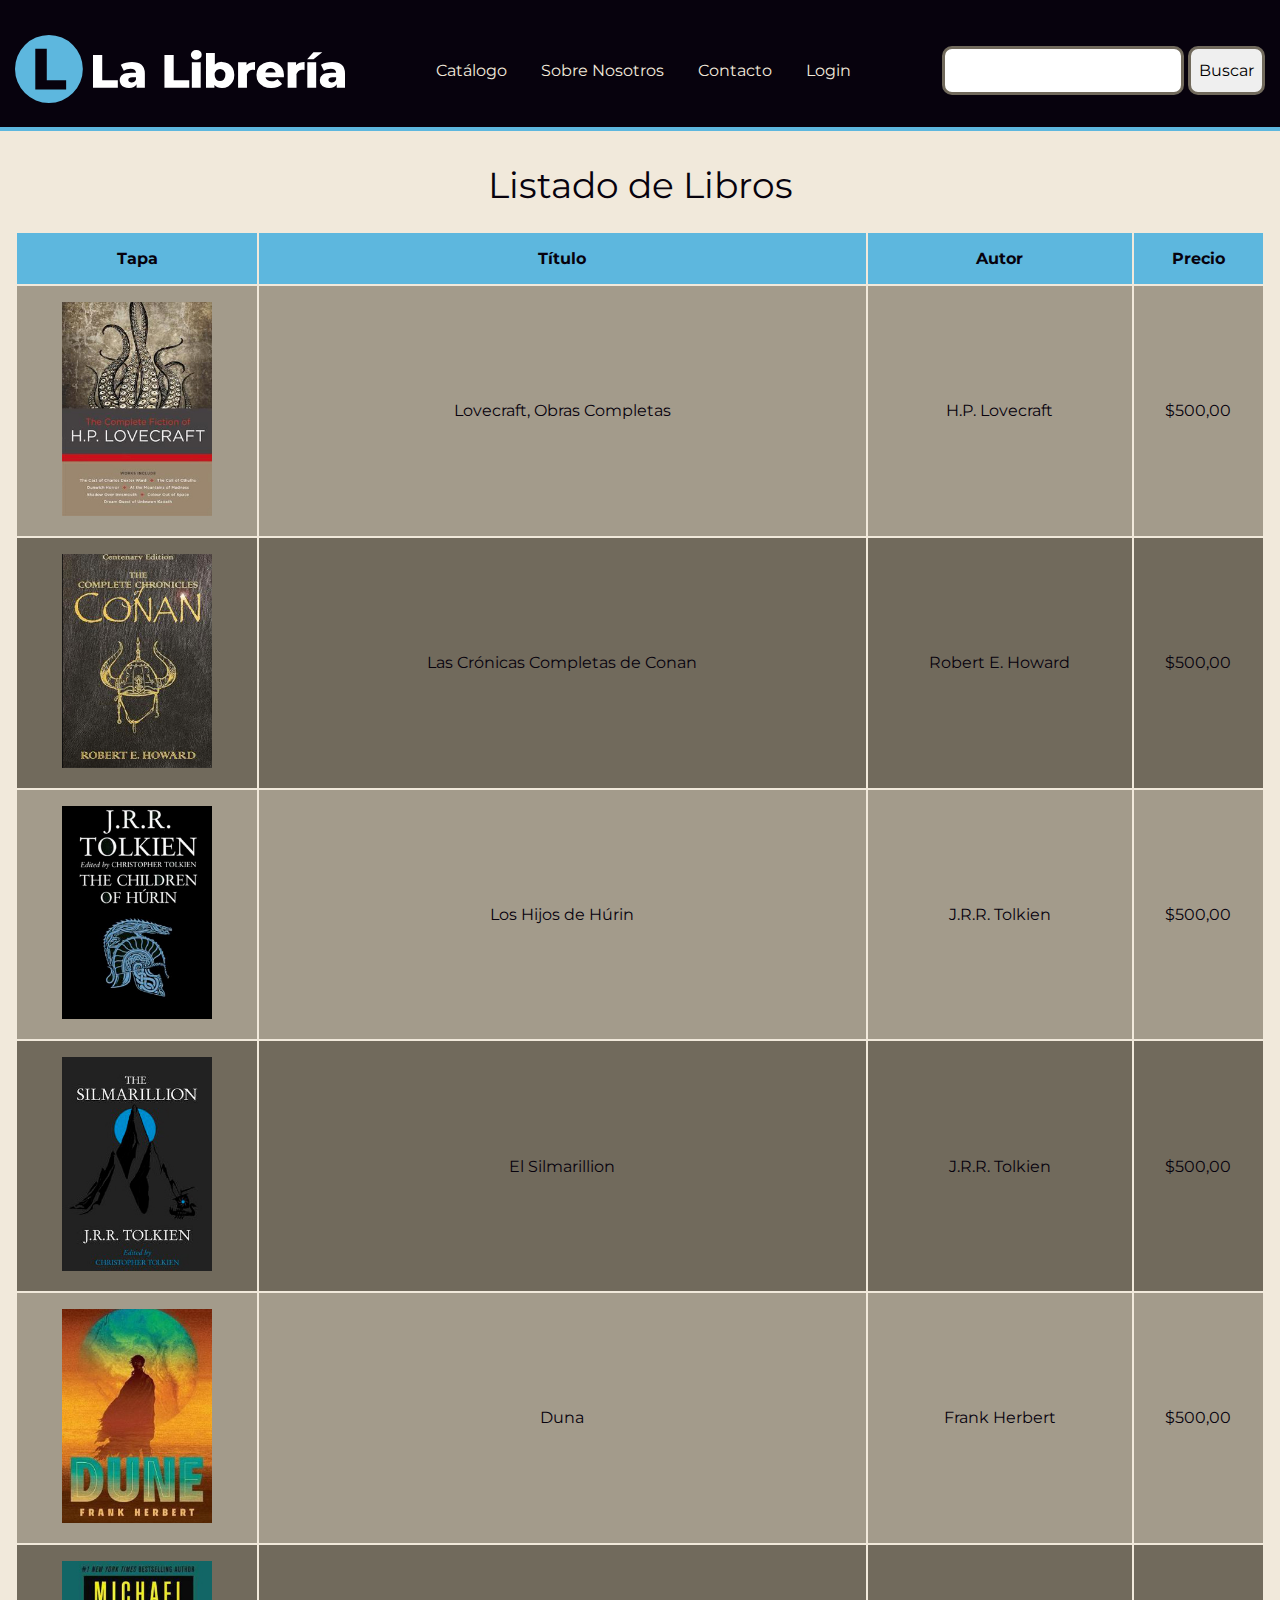
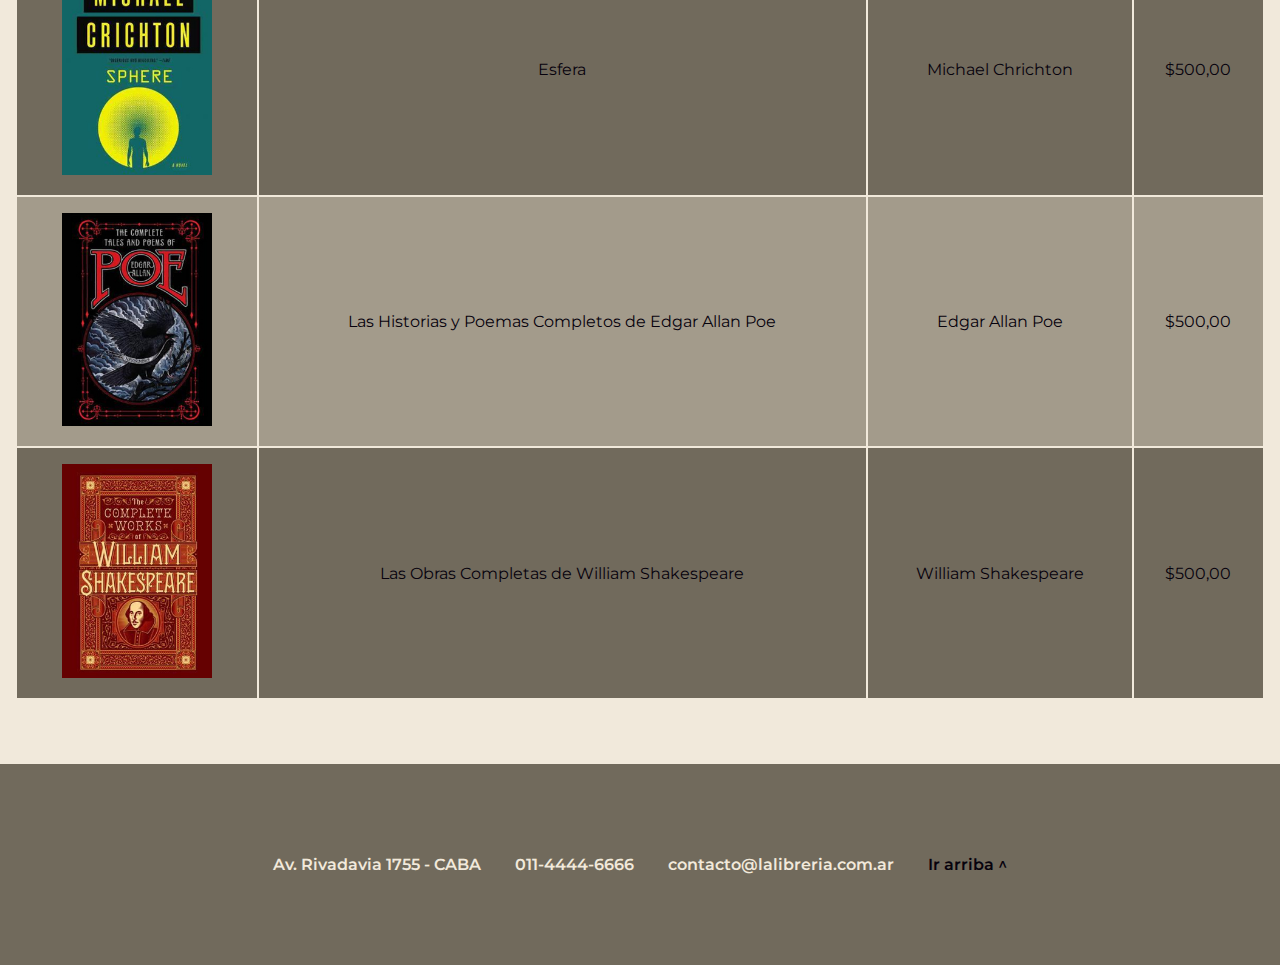
<file: catalogo.html>
<!DOCTYPE html>
<html lang="es">
<head>
    <meta charset="UTF-8">
    <meta http-equiv="X-UA-Compatible" content="IE=edge">
    <meta name="viewport" content="width=device-width, initial-scale=1.0">
    <title>Catálogo</title>
    <link rel="stylesheet" href="css/estilos.css">
    <!-- Google Tag Manager -->
    <script>(function(w,d,s,l,i){w[l]=w[l]||[];w[l].push({'gtm.start':
        new Date().getTime(),event:'gtm.js'});var f=d.getElementsByTagName(s)[0],
        j=d.createElement(s),dl=l!='dataLayer'?'&l='+l:'';j.async=true;j.src=
        'https://www.googletagmanager.com/gtm.js?id='+i+dl;f.parentNode.insertBefore(j,f);
        })(window,document,'script','dataLayer','GTM-N64293K');</script>
        <!-- End Google Tag Manager -->
    </head>
    <body>
    <!-- Google Tag Manager (noscript) -->
    <noscript><iframe src="https://www.googletagmanager.com/ns.html?id=GTM-N64293K" height="0" width="0" style="display:none;visibility:hidden"></iframe></noscript>
    <!-- End Google Tag Manager (noscript) -->
    <header id="header">
        <div class="contenedor-header">
            <a href="index.html"><img src="img/logo.svg" alt="La Librería | Libros Fantásticos"></a>
            <nav>
                <ul>
                    <li><a class="nav" id="catalogo" href="catalogo.html">Catálogo</a></li>
                    <li><a class="nav" id="sobre_nosotros" href="sobrenosotros.html">Sobre Nosotros</a></li>
                    <li><a class="nav" id="contacto" href="contacto.html">Contacto</a></li>
                    <li><a class="nav" id="login" href="login.html">Login</a></li>
                </ul>
            </nav>
            <form action="" class="busqueda">
                <label for="buscar" class="sr-only">Ingresar término de búsqueda</label>
                <input type="text" name="buscar" aria-label="Ingresar término de búsqueda">
                <button name="submit">Buscar</button>
            </form>
        </div>
    </header>

    <main role="main">
        <section class="catalogo">
            <!-- Título de la tabla-->
            <h1>Listado de Libros</h1>
            <!-- La Tabla -->
            <table>
                <!-- Primera fila y encabezado-->
                <tr>
                    <th>Tapa</th>
                    <th>Título</th>
                    <th>Autor</th>
                    <th>Precio</th>
                </tr>

                <tr>
                    <td>
                        <img src="img/01.jpg" alt="Lovecraft, Obras completas">
                    </td>
                    <td>
                        Lovecraft, Obras Completas
                    </td>
                    <td>
                        H.P. Lovecraft
                    </td>
                    <td>
                        $500,00
                    </td>
                </tr>

                <tr>
                    <td>
                        <img src="img/02.jpg" alt="Las Crónicas Completas de Conan">
                    </td>
                    <td>
                        Las Crónicas Completas de Conan
                    </td>
                    <td>
                        Robert E. Howard
                    </td>
                    <td>
                        $500,00
                    </td>
                </tr>

                <tr>
                    <td>
                        <img src="img/03.jpg" alt="Los Hijos de Húrin">
                    </td>
                    <td>
                        Los Hijos de Húrin
                    </td>
                    <td>
                        J.R.R. Tolkien
                    </td>
                    <td>
                        $500,00
                    </td>
                </tr>

                <tr>
                    <td>
                        <img src="img/04.jpg" alt="El Silmarillion">
                    </td>
                    <td>
                        El Silmarillion
                    </td>
                    <td>
                        J.R.R. Tolkien
                    </td>
                    <td>
                        $500,00
                    </td>
                </tr>

                <tr>
                    <td>
                        <img src="img/05.jpg" alt="Duna">
                    </td>
                    <td>
                        Duna
                    </td>
                    <td>
                        Frank Herbert
                    </td>
                    <td>
                        $500,00
                    </td>
                </tr>

                <tr>
                    <td>
                        <img src="img/06.jpg" alt="Duna">
                    </td>
                    <td>
                        Esfera
                    </td>
                    <td>
                        Michael Chrichton
                    </td>
                    <td>
                        $500,00
                    </td>
                </tr>

                <tr>
                    <td>
                        <img src="img/07.jpg" alt="Duna">
                    </td>
                    <td>
                        Las Historias y Poemas Completos de Edgar Allan Poe
                    </td>
                    <td>
                        Edgar Allan Poe
                    </td>
                    <td>
                        $500,00
                    </td>
                </tr>

                <tr>
                    <td>
                        <img src="img/08.jpg" alt="Duna">
                    </td>
                    <td>
                        Las Obras Completas de William Shakespeare
                    </td>
                    <td>
                        William Shakespeare
                    </td>
                    <td>
                        $500,00
                    </td>
                </tr>
            </table>
        </section>
    </main>

    <footer>
        <ul>
            <li>Av. Rivadavia 1755 - CABA</li>
            <li>011-4444-6666</li>
            <li>contacto@lalibreria.com.ar</li>
            <li><a class="footer" href="#header">Ir arriba ^</a></li>
        </ul>
    </footer>
</body>
</html>
</file>
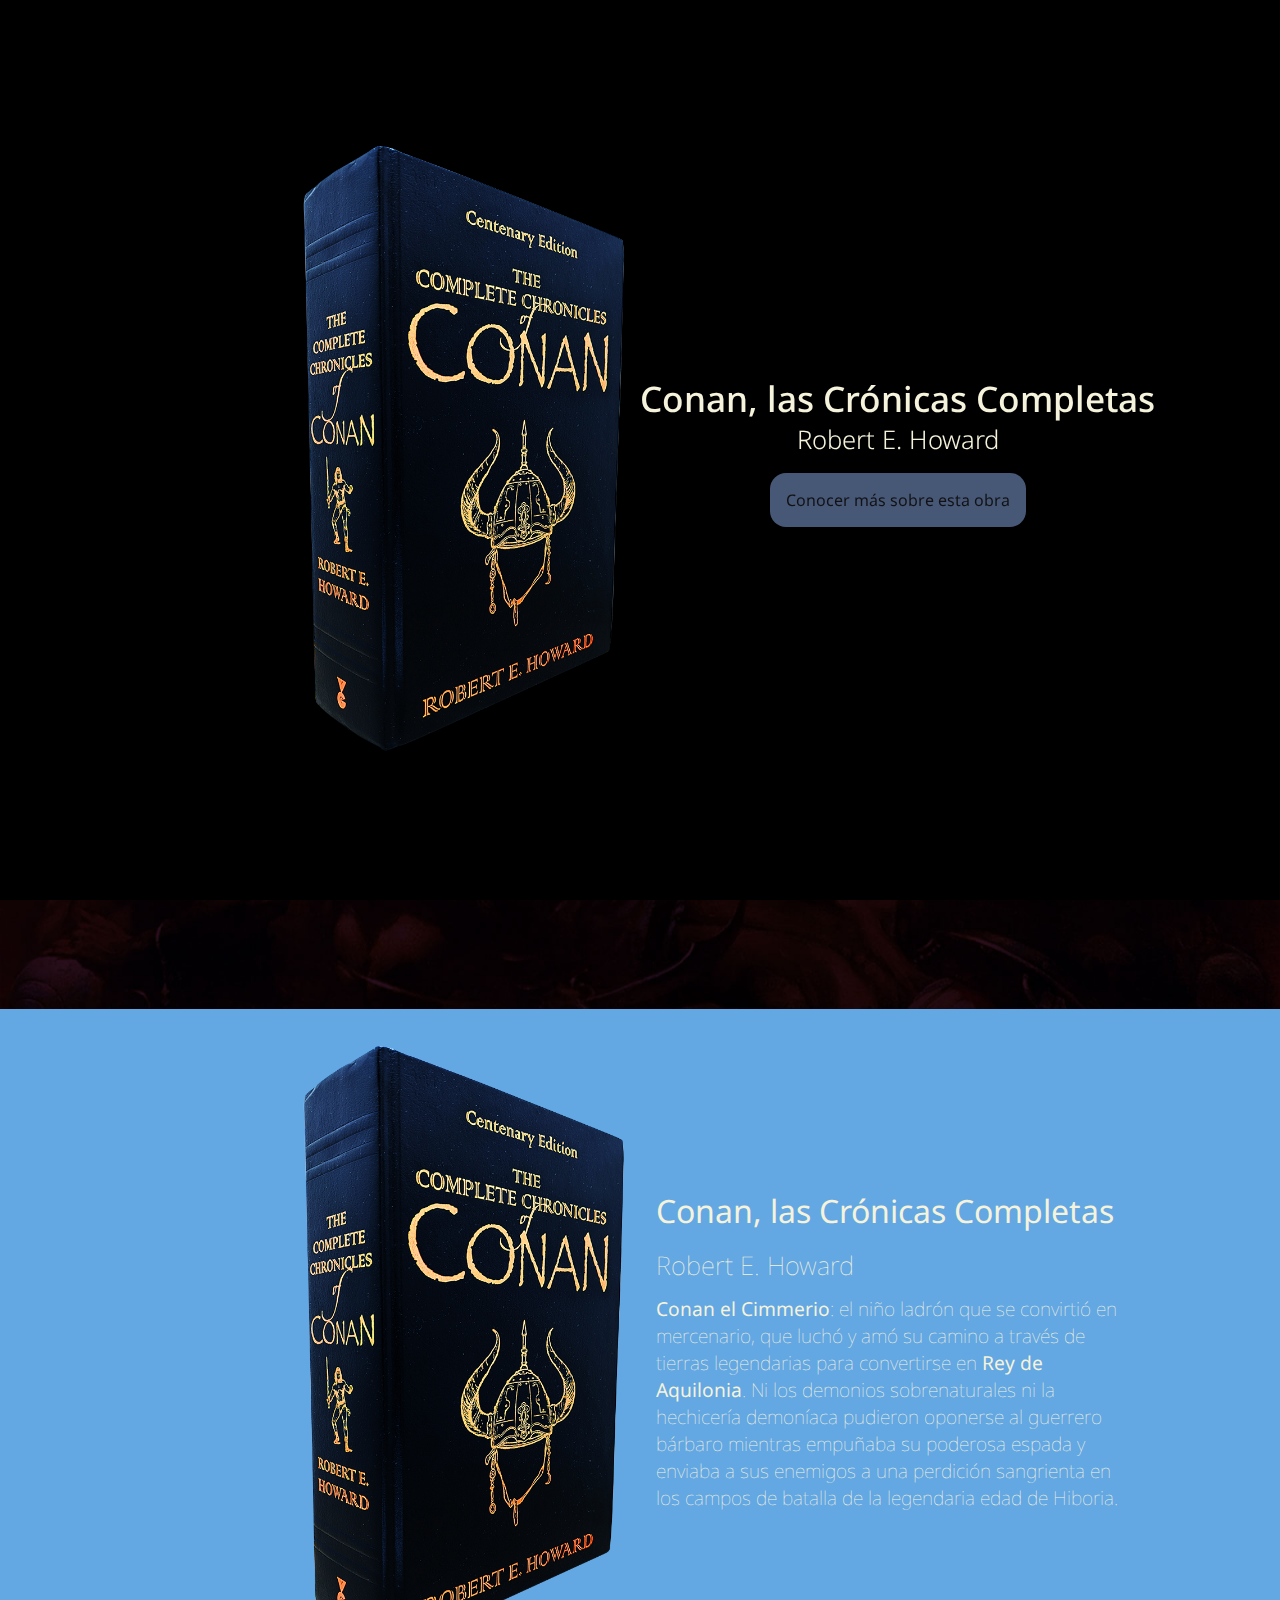
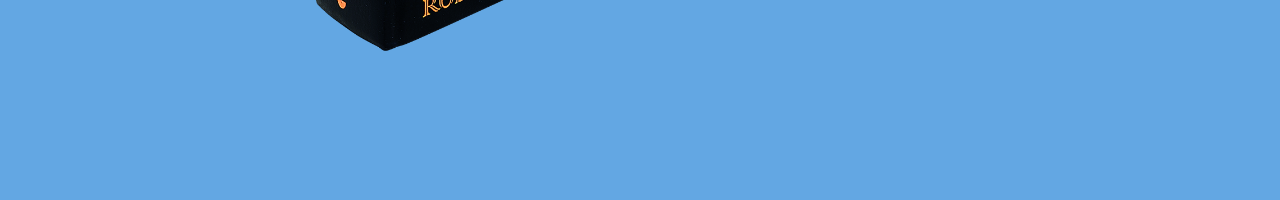
<file: conan.html>
<!DOCTYPE html>
<html lang="es">
<head>
    <meta charset="UTF-8">
    <meta http-equiv="X-UA-Compatible" content="IE=edge">
    <meta name="viewport" content="width=device-width, initial-scale=1.0">
    <title>La Libreria | Las Crónicas Completas de Conan</title>
    <link rel="stylesheet" href="css/conan.css">
    <!-- Google Tag Manager -->
    <script>(function(w,d,s,l,i){w[l]=w[l]||[];w[l].push({'gtm.start':
        new Date().getTime(),event:'gtm.js'});var f=d.getElementsByTagName(s)[0],
        j=d.createElement(s),dl=l!='dataLayer'?'&l='+l:'';j.async=true;j.src=
        'https://www.googletagmanager.com/gtm.js?id='+i+dl;f.parentNode.insertBefore(j,f);
        })(window,document,'script','dataLayer','GTM-N64293K');</script>
        <!-- End Google Tag Manager -->
    </head>
    <body>
        <!-- Google Tag Manager (noscript) -->
        <noscript><iframe src="https://www.googletagmanager.com/ns.html?id=GTM-N64293K"
        height="0" width="0" style="display:none;visibility:hidden"></iframe></noscript>
        <!-- End Google Tag Manager (noscript) -->
    <section id="presentacion">
        <video class="fondo" muted autoplay loop>
            <source src="media/fondo.mp4" type="video/mp4">
        </video>

        <div class="info">
            <img src="img/conan_complete.png" alt="Conan">
            <article>
                <h1>Conan, las Crónicas Completas</h1>
                <h2>Robert E. Howard</h2>
                <a href="#vermas">Conocer más sobre esta obra</a>
            </article>
        </div>
    </section>

    <section id="vermas">
        <img src="img/conan_complete.png" alt="Conan">
        <article>
            <h1>Conan, las Crónicas Completas</h1>
            <h2>Robert E. Howard</h2>
            <p><strong>Conan el Cimmerio</strong>: el niño ladrón que se convirtió en mercenario, que luchó y amó su camino a través de tierras legendarias para convertirse en <strong>Rey de Aquilonia</strong>. Ni los demonios sobrenaturales ni la hechicería demoníaca pudieron oponerse al guerrero bárbaro mientras empuñaba su poderosa espada y enviaba a sus enemigos a una perdición sangrienta en los campos de batalla de la legendaria edad de Hiboria.</p>
        </article>
    </section>
</body>
</html>
</file>
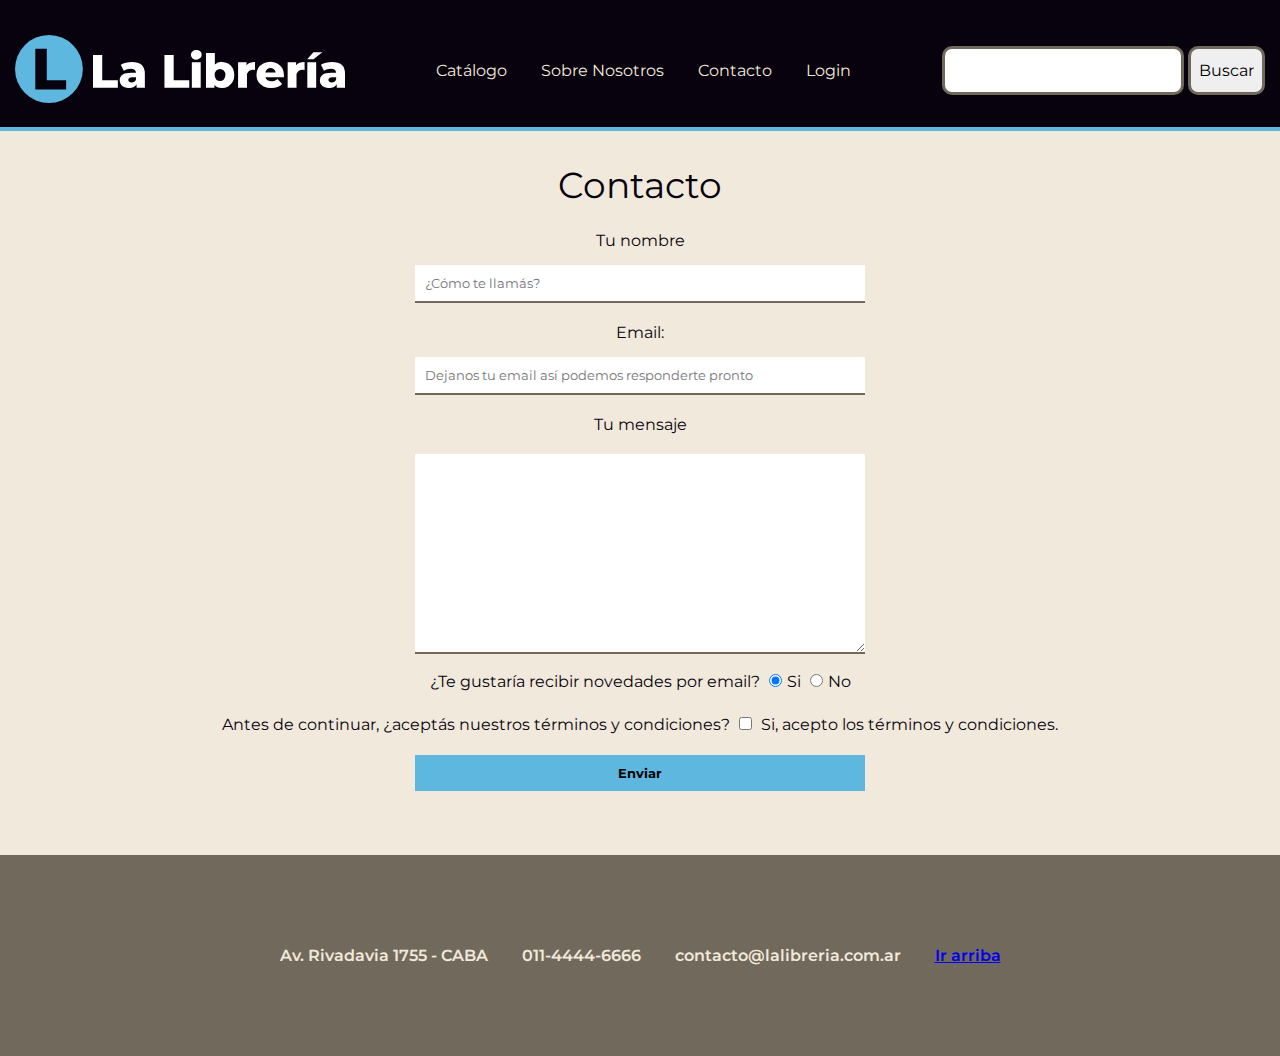
<file: contacto.html>
<!DOCTYPE html>
<html lang="es">
<head>
    <meta charset="UTF-8">
    <meta http-equiv="X-UA-Compatible" content="IE=edge">
    <meta name="viewport" content="width=device-width, initial-scale=1.0">
    <title>Envianos un mensaje</title>
    <link rel="stylesheet" href="css/estilos.css">
    <!-- Google Tag Manager -->
    <script>(function(w,d,s,l,i){w[l]=w[l]||[];w[l].push({'gtm.start':
        new Date().getTime(),event:'gtm.js'});var f=d.getElementsByTagName(s)[0],
        j=d.createElement(s),dl=l!='dataLayer'?'&l='+l:'';j.async=true;j.src=
        'https://www.googletagmanager.com/gtm.js?id='+i+dl;f.parentNode.insertBefore(j,f);
        })(window,document,'script','dataLayer','GTM-N64293K');</script>
        <!-- End Google Tag Manager -->
    </head>
    <body>
    <!-- Google Tag Manager (noscript) -->
    <noscript><iframe src="https://www.googletagmanager.com/ns.html?id=GTM-N64293K" height="0" width="0" style="display:none;visibility:hidden"></iframe></noscript>
    <!-- End Google Tag Manager (noscript) -->
    <header id="header">
        <div class="contenedor-header">
            <a href="index.html"><img src="img/logo.svg" alt="La Librería | Libros Fantásticos"></a>
            <nav>
                <ul>
                    <li><a class="nav" id="catalogo" href="catalogo.html">Catálogo</a></li>
                    <li><a class="nav" id="sobre_nosotros" href="sobrenosotros.html">Sobre Nosotros</a></li>
                    <li><a class="nav" id="contacto" href="contacto.html">Contacto</a></li>
                    <li><a class="nav" id="login" href="login.html">Login</a></li>
                </ul>
            </nav>
            <form action="" class="busqueda">
                <label for="buscar" class="sr-only">Ingresar término de búsqueda</label>
                <input type="text" name="buscar" aria-label="Ingresar término de búsqueda">
                <button name="submit">Buscar</button>
            </form>
        </div>
    </header>
    <main role="main">
        <section>
            <h1>Contacto</h1>
            <form class="formulario" action="exito.html" method="GET" enctype="multipart/form-data">
                <label>Tu nombre
                    <input type="text" id="nombre" name="nombre" placeholder="¿Cómo te llamás?">
                </label>
                <label>Email:
                    <input type="email" name="email" placeholder="Dejanos tu email así podemos responderte pronto">
                </label>
                <label>Tu mensaje</label>
                <textarea name="mensaje" id="mensaje"></textarea>
                <label>
                    ¿Te gustaría recibir novedades por email?
                    <input class="opciones" type="radio" name="newsletter" value="si" checked>Si
                    <input class="opciones" type="radio" name="newsletter" value="no">No
                </label>
                <label>
                    Antes de continuar, ¿aceptás nuestros términos y condiciones? <input class="opciones" type="checkbox" name="acepta" value="acepta" required> Si, acepto los términos y condiciones.
                </label>
                <label for="enviar" class="sr-only">Enviar mensaje</label>
                <input class="submit" type="submit" id="enviar" value="Enviar">
            </form>
        </section>
    </main>
    <footer>
        <ul>
            <li>Av. Rivadavia 1755 - CABA</li>
            <li>011-4444-6666</li>
            <li>contacto@lalibreria.com.ar</li>
            <li><a href="#header">Ir arriba</a></li>
        </ul>
    </footer>
</body>
</html>
</file>
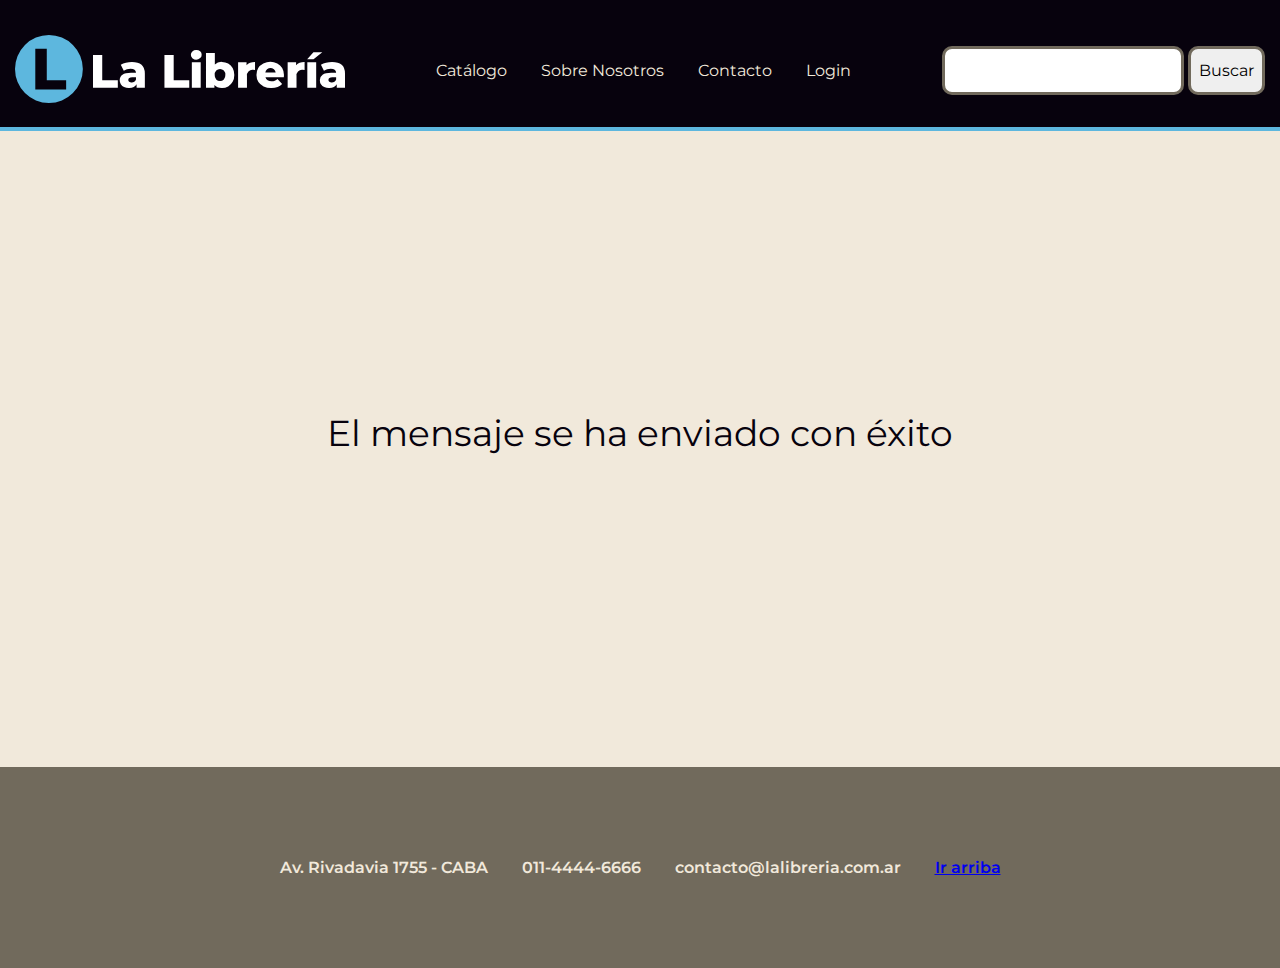
<file: exito.html>
<!DOCTYPE html>
<html lang="es">
<head>
    <meta charset="UTF-8">
    <meta http-equiv="X-UA-Compatible" content="IE=edge">
    <meta name="viewport" content="width=device-width, initial-scale=1.0">
    <title>Mensaje enviado con éxito</title>
    <link rel="stylesheet" href="css/estilos.css">
    <!-- Google Tag Manager -->
    <script>(function(w,d,s,l,i){w[l]=w[l]||[];w[l].push({'gtm.start':
        new Date().getTime(),event:'gtm.js'});var f=d.getElementsByTagName(s)[0],
        j=d.createElement(s),dl=l!='dataLayer'?'&l='+l:'';j.async=true;j.src=
        'https://www.googletagmanager.com/gtm.js?id='+i+dl;f.parentNode.insertBefore(j,f);
        })(window,document,'script','dataLayer','GTM-N64293K');</script>
        <!-- End Google Tag Manager -->
    </head>
    <body>
    <!-- Google Tag Manager (noscript) -->
    <noscript><iframe src="https://www.googletagmanager.com/ns.html?id=GTM-N64293K" height="0" width="0" style="display:none;visibility:hidden"></iframe></noscript>
    <!-- End Google Tag Manager (noscript) -->
    <header id="header">
        <div class="contenedor-header">
            <a href="index.html"><img src="img/logo.svg" alt="La Librería | Libros Fantásticos"></a>
            <nav>
                <ul>
                    <li><a class="nav" id="catalogo" href="catalogo.html">Catálogo</a></li>
                    <li><a class="nav" id="sobre_nosotros" href="sobrenosotros.html">Sobre Nosotros</a></li>
                    <li><a class="nav" id="contacto" href="contacto.html">Contacto</a></li>
                    <li><a class="nav" id="login" href="login.html">Login</a></li>
                </ul>
            </nav>
            <form action="" class="busqueda">
                <label for="buscar" class="sr-only">Ingresar término de búsqueda</label>
                <input type="text" name="buscar" aria-label="Ingresar término de búsqueda">
                <button name="submit">Buscar</button>
            </form>
        </div>
    </header>
    <main role="main">
        <section id="exito">
            <h1>El mensaje se ha enviado con éxito</h1>
        </section>
    </main>
    <footer>
        <ul>
            <li>Av. Rivadavia 1755 - CABA</li>
            <li>011-4444-6666</li>
            <li>contacto@lalibreria.com.ar</li>
            <li><a href="#header">Ir arriba</a></li>
        </ul>
    </footer>
</body>
</html>
</file>
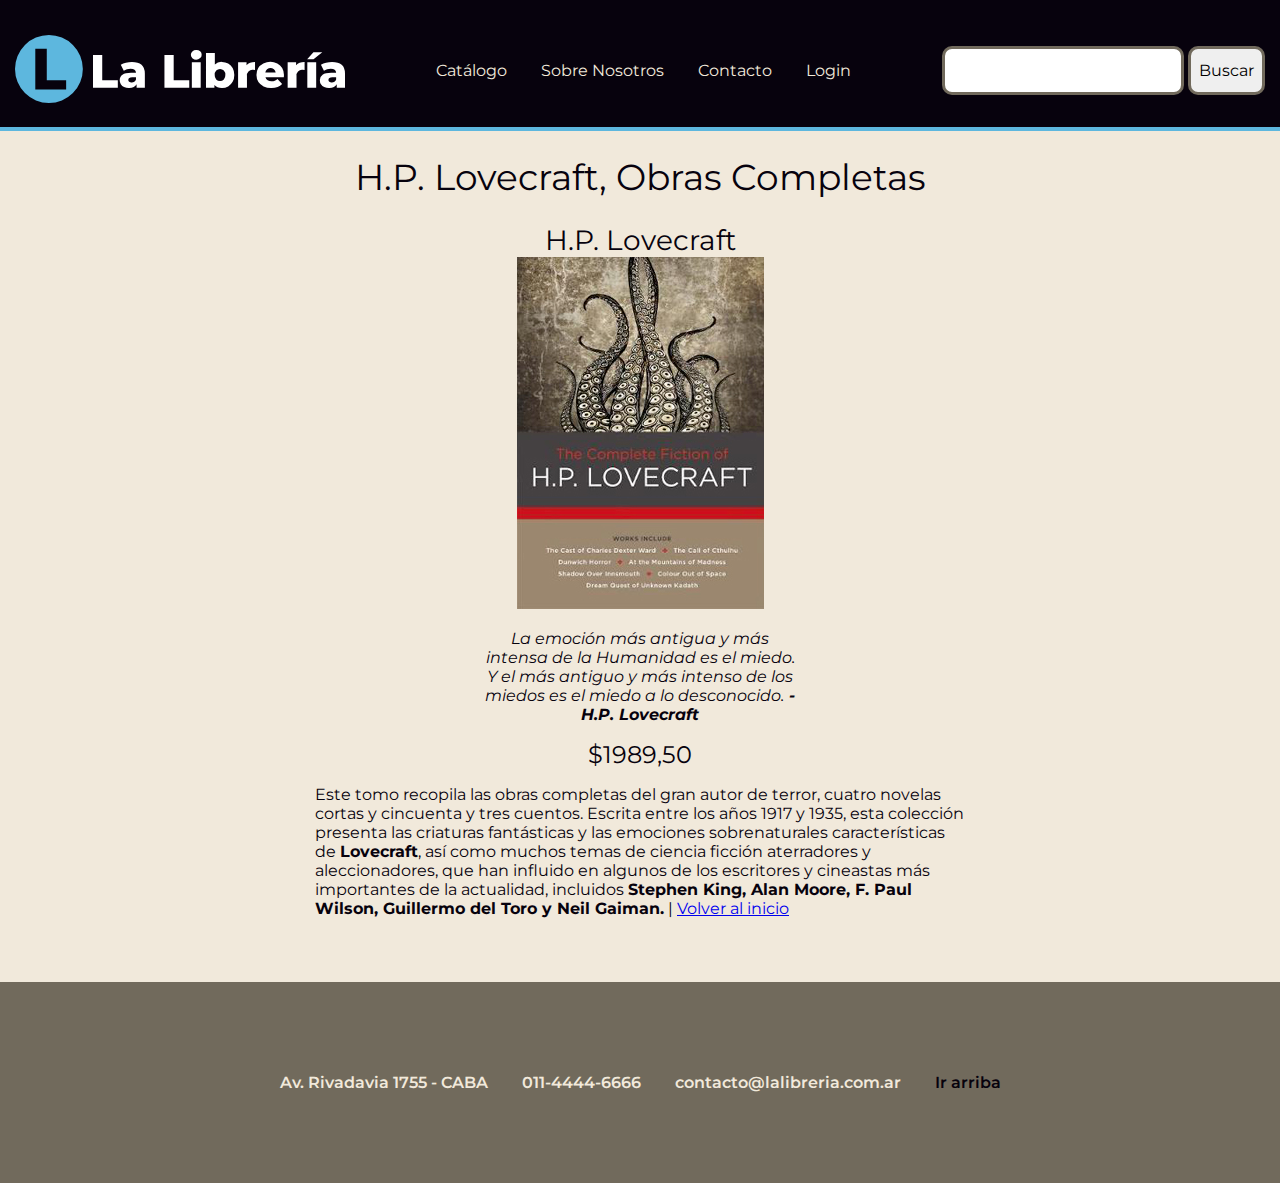
<file: libro1.html>
<!DOCTYPE html>
<html lang="es">
<head>
    <meta charset="UTF-8">
    <meta http-equiv="X-UA-Compatible" content="IE=edge">
    <meta name="viewport" content="width=device-width, initial-scale=1.0">
    <title>H.P. Lovecraft, Obras Completas</title>
    <link rel="stylesheet" href="css/estilos.css">
    <!-- Google Tag Manager -->
    <script>(function(w,d,s,l,i){w[l]=w[l]||[];w[l].push({'gtm.start':
        new Date().getTime(),event:'gtm.js'});var f=d.getElementsByTagName(s)[0],
        j=d.createElement(s),dl=l!='dataLayer'?'&l='+l:'';j.async=true;j.src=
        'https://www.googletagmanager.com/gtm.js?id='+i+dl;f.parentNode.insertBefore(j,f);
        })(window,document,'script','dataLayer','GTM-N64293K');</script>
        <!-- End Google Tag Manager -->
    </head>
    <body>
    <!-- Google Tag Manager (noscript) -->
    <noscript><iframe src="https://www.googletagmanager.com/ns.html?id=GTM-N64293K" height="0" width="0" style="display:none;visibility:hidden"></iframe></noscript>
    <!-- End Google Tag Manager (noscript) -->
    <header id="header">
        <div class="contenedor-header">
            <a href="index.html"><img src="img/logo.svg" alt="La Librería | Libros Fantásticos"></a>
            <nav>
                <ul>
                    <li><a class="nav" id="catalogo" href="catalogo.html">Catálogo</a></li>
                    <li><a class="nav" id="sobre_nosotros" href="sobrenosotros.html">Sobre Nosotros</a></li>
                    <li><a class="nav" id="contacto" href="contacto.html">Contacto</a></li>
                    <li><a class="nav" id="login" href="login.html">Login</a></li>
                </ul>
            </nav>
            <form action="" class="busqueda">
                <label for="buscar" class="sr-only">Ingresar término de búsqueda</label>
                <input type="text" name="buscar" aria-label="Ingresar término de búsqueda">
                <button name="submit">Buscar</button>
            </form>
        </div>
    </header>

    <main role="main">
        <section id="detalleProducto">
            <h1>H.P. Lovecraft, Obras Completas</h1>
            <h2>H.P. Lovecraft</h2>
            <img src="img/01.jpg" alt="H.P. Lovecraft, Obras Completas">
            <aside>
                <p>La emoción más antigua y más intensa de la Humanidad es el miedo. Y el más antiguo y más intenso de los miedos es el miedo a lo desconocido.<strong> -H.P. Lovecraft</strong></p>
            </aside>
            <h3>$1989,50</h3>
            <p>Este tomo recopila las obras completas del gran autor de terror, cuatro novelas cortas y cincuenta y tres cuentos. Escrita entre los años 1917 y 1935, esta colección presenta las criaturas fantásticas y las emociones sobrenaturales características de <strong>Lovecraft</strong>, así como muchos temas de ciencia ficción aterradores y aleccionadores, que han influido en algunos de los escritores y cineastas más importantes de la actualidad, incluidos <strong>Stephen King, Alan Moore, F. Paul Wilson, Guillermo del Toro y Neil Gaiman.</strong> | <a href="index.html">Volver al inicio</a></p>
        </section>
    </main>

    <footer>
        <ul>
            <li>Av. Rivadavia 1755 - CABA</li>
            <li>011-4444-6666</li>
            <li>contacto@lalibreria.com.ar</li>
            <li><a class="footer" href="#header">Ir arriba</a></li>
        </ul>
    </footer>
</body>
</html>
</file>
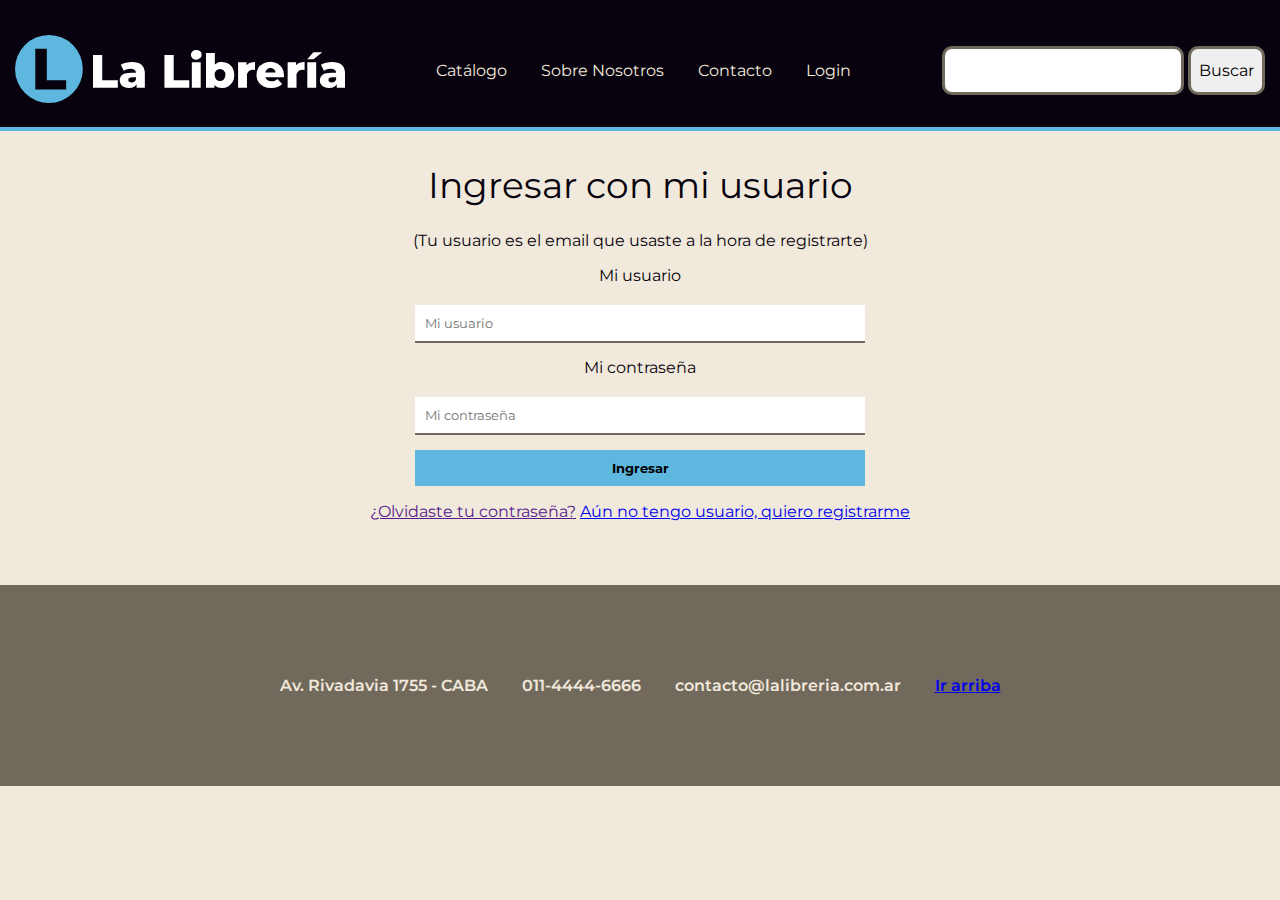
<file: login.html>
<!DOCTYPE html>
<html lang="es">
<head>
    <meta charset="UTF-8">
    <meta http-equiv="X-UA-Compatible" content="IE=edge">
    <meta name="viewport" content="width=device-width, initial-scale=1.0">
    <title>Log In | Ingresar o Registrarte</title>
    <link rel="stylesheet" href="css/estilos.css">
    <!-- Google Tag Manager -->
    <script>(function(w,d,s,l,i){w[l]=w[l]||[];w[l].push({'gtm.start':
        new Date().getTime(),event:'gtm.js'});var f=d.getElementsByTagName(s)[0],
        j=d.createElement(s),dl=l!='dataLayer'?'&l='+l:'';j.async=true;j.src=
        'https://www.googletagmanager.com/gtm.js?id='+i+dl;f.parentNode.insertBefore(j,f);
        })(window,document,'script','dataLayer','GTM-N64293K');</script>
        <!-- End Google Tag Manager -->
    </head>
    <body>
    <!-- Google Tag Manager (noscript) -->
    <noscript><iframe src="https://www.googletagmanager.com/ns.html?id=GTM-N64293K" height="0" width="0" style="display:none;visibility:hidden"></iframe></noscript>
    <!-- End Google Tag Manager (noscript) -->
    <header id="header">
        <div class="contenedor-header">
            <a href="index.html"><img src="img/logo.svg" alt="La Librería | Libros Fantásticos"></a>
            <nav>
                <ul>
                    <li><a class="nav" id="catalogo" href="catalogo.html">Catálogo</a></li>
                    <li><a class="nav" id="sobre_nosotros" href="sobrenosotros.html">Sobre Nosotros</a></li>
                    <li><a class="nav" id="contacto" href="contacto.html">Contacto</a></li>
                    <li><a class="nav" id="login" href="login.html">Login</a></li>
                </ul>
            </nav>
            <form action="" class="busqueda">
                <label for="buscar" class="sr-only">Ingresar término de búsqueda</label>
                <input type="text" name="buscar" aria-label="Ingresar término de búsqueda">
                <button name="submit">Buscar</button>
            </form>
        </div>
    </header>
    <main role="main">
        <section>
            <h1>Ingresar con mi usuario</h1>
            <p>(Tu usuario es el email que usaste a la hora de registrarte)</p>
            <form class="formulario" action="" method="POST">
                <label for="usuario">Mi usuario</label>
                <input title="Tip: Podés usar el email con el que te registraste en nuestra página." type="text" id="usuario" placeholder="Mi usuario" required>
                <label for="password">Mi contraseña</label>
                <input type="password" placeholder="Mi contraseña" required>
                <label class="sr-only" for="ingresar"></label>
                <label for="login" class="sr-only">Ingresar | Log In</label>
                <input class="submit" type="submit" value="Ingresar">
            </form>
            <ul>
                <li> <a href="">¿Olvidaste tu contraseña?</a></li>
                <li> <a href="registro.html">Aún no tengo usuario, quiero registrarme</a></li>
            </ul>
        </section>
    </main>

    <footer>
        <ul>
            <li>Av. Rivadavia 1755 - CABA</li>
            <li>011-4444-6666</li>
            <li>contacto@lalibreria.com.ar</li>
            <li><a href="#body">Ir arriba</a></li>
        </ul>
    </footer>
</body>
</html>
</file>
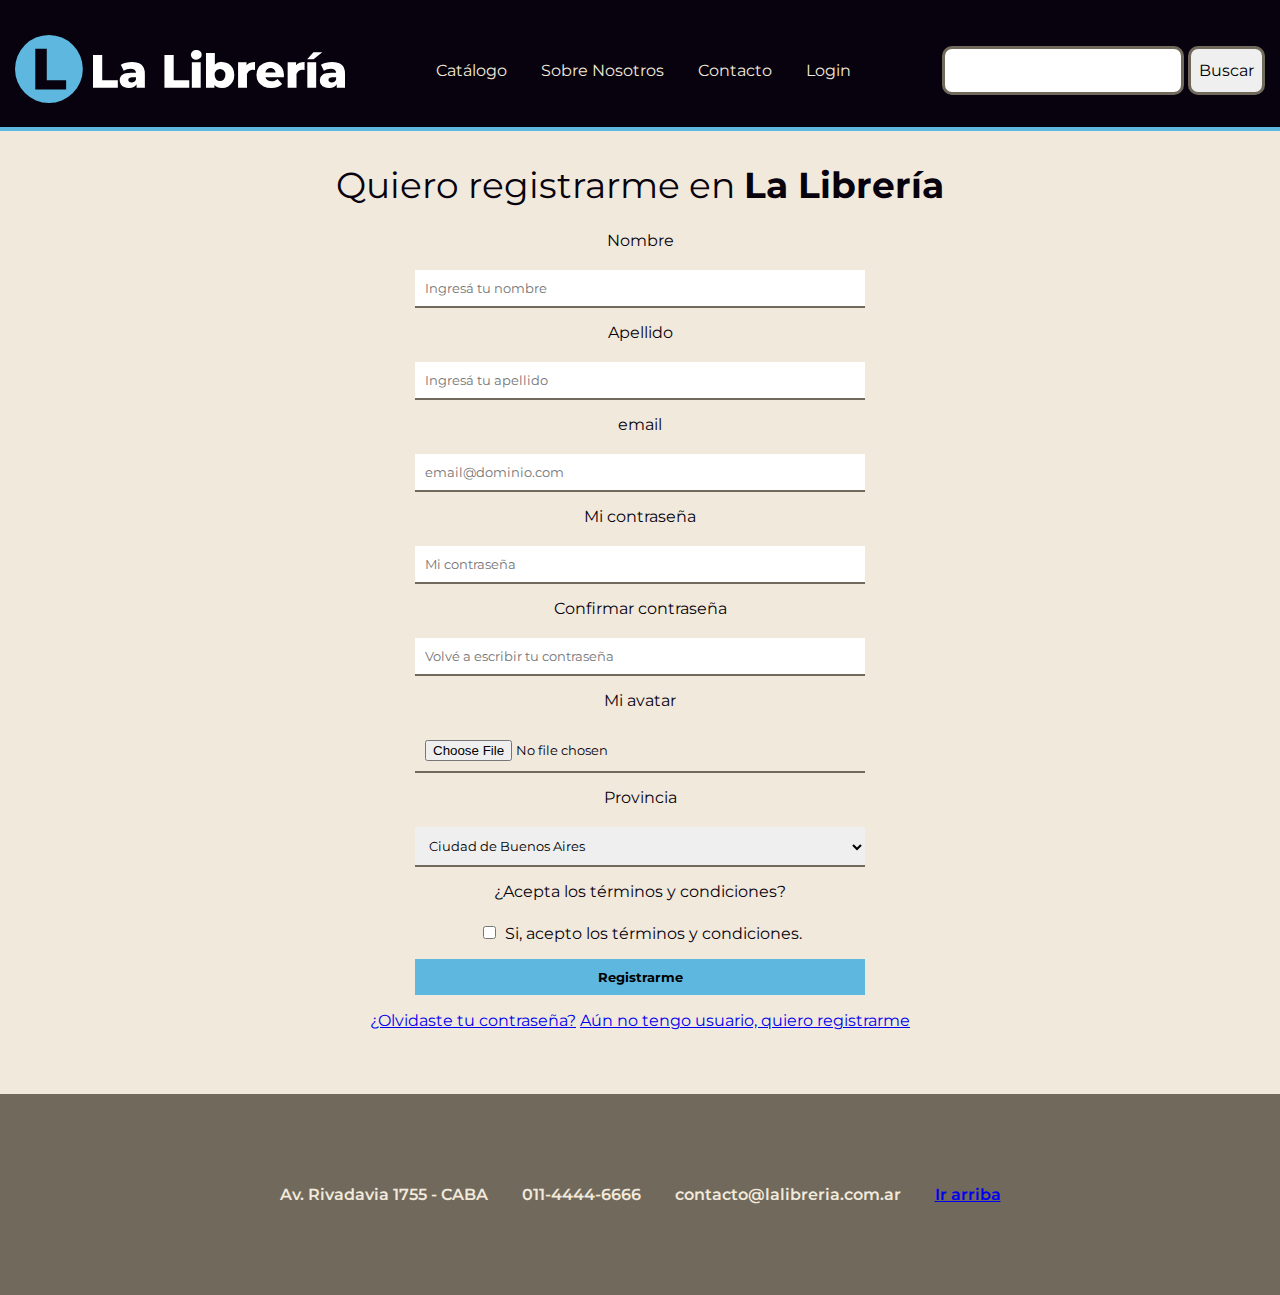
<file: registro.html>
<!DOCTYPE html>
<html lang="es">
<head>
    <meta charset="UTF-8">
    <meta http-equiv="X-UA-Compatible" content="IE=edge">
    <meta name="viewport" content="width=device-width, initial-scale=1.0">
    <title>Creación de usuario nuevo</title>
    <link rel="stylesheet" href="css/estilos.css">
    <!-- Google Tag Manager -->
    <script>(function(w,d,s,l,i){w[l]=w[l]||[];w[l].push({'gtm.start':
        new Date().getTime(),event:'gtm.js'});var f=d.getElementsByTagName(s)[0],
        j=d.createElement(s),dl=l!='dataLayer'?'&l='+l:'';j.async=true;j.src=
        'https://www.googletagmanager.com/gtm.js?id='+i+dl;f.parentNode.insertBefore(j,f);
        })(window,document,'script','dataLayer','GTM-N64293K');</script>
        <!-- End Google Tag Manager -->
    </head>
    <body>
    <!-- Google Tag Manager (noscript) -->
    <noscript><iframe src="https://www.googletagmanager.com/ns.html?id=GTM-N64293K" height="0" width="0" style="display:none;visibility:hidden"></iframe></noscript>
    <!-- End Google Tag Manager (noscript) -->
    <header id="header">
        <div class="contenedor-header">
            <a href="index.html"><img src="img/logo.svg" alt="La Librería | Libros Fantásticos"></a>
            <nav>
                <ul>
                    <li><a class="nav" id="catalogo" href="catalogo.html">Catálogo</a></li>
                    <li><a class="nav" id="sobre_nosotros" href="sobrenosotros.html">Sobre Nosotros</a></li>
                    <li><a class="nav" id="contacto" href="contacto.html">Contacto</a></li>
                    <li><a class="nav" id="login" href="login.html">Login</a></li>
                </ul>
            </nav>
            <form action="" class="busqueda">
                <label for="buscar" class="sr-only">Ingresar término de búsqueda</label>
                <input type="text" name="buscar" aria-label="Ingresar término de búsqueda">
                <button name="submit">Buscar</button>
            </form>
        </div>
    </header>
    <main role="main">
        <section>
            <h1>Quiero registrarme en <strong>La Librería</strong></h1>
            <form class="formulario" action="" method="POST" enctype="multipart/form-data">

                <label for="usuario">Nombre</label>
                <input type="text" id="nombre" name="nombre" placeholder="Ingresá tu nombre" required>
                <label for="apellido">Apellido</label>
                <input type="text" id="apellido" name="apellido" placeholder="Ingresá tu apellido">
                <label for="email">email</label>
                <input type="email" id="email" name="email" placeholder="email@dominio.com" required>
                <label for="password">Mi contraseña</label>
                <input type="password" placeholder="Mi contraseña" required>
                <label for="checkPassword">Confirmar contraseña</label>
                <input type="password" id="checkPassword" name="checkPassword" placeholder="Volvé a escribir tu contraseña" required>
                <label for="avatar">Mi avatar</label>
                <input type="file" title="Si querés, podés elegir tu foto para tu perfil" id="avatar" >
                <label for="provincia">Provincia</label>
                <select name="provincia" id="provincia">
                    <option value="Ciudad de Buenos Aires" selected="">Ciudad de Buenos Aires</option>
                    <option value="Buenos Aires">Buenos Aires</option>
                    <option value="Catamarca">Catamarca</option>
                    <option value="Chaco">Chaco</option>
                    <option value="Chubut">Chubut</option>
                    <option value="Córdoba">Córdoba</option>
                    <option value="Corrientes">Corrientes</option>
                    <option value="Entre Ríos">Entre Ríos</option>
                    <option value="Formosa">Formosa</option>
                    <option value="Jujuy">Jujuy</option>
                    <option value="La Pampa">La Pampa</option>
                    <option value="La Rioja">La Rioja</option>
                    <option value="Mendoza">Mendoza</option>
                    <option value="Misiones">Misiones</option>
                    <option value="Neuquén">Neuquén</option>
                    <option value="Río Negro">Río Negro</option>
                    <option value="Salta">Salta</option>
                    <option value="San Juan">San Juan</option>
                    <option value="San Luis">San Luis</option>
                    <option value="Santa Cruz">Santa Cruz</option>
                    <option value="Santa Fe">Santa Fe</option>
                    <option value="Santiago del Estero">Santiago del Estero</option>
                    <option value="Tierra del Fuego">Tierra del Fuego</option>
                    <option value="Tucuman">Tucuman</option>
                </select>
                <label for="terminos">¿Acepta los términos y condiciones?</label>
                <input id="terminos" name="terminos" class="opciones" type="checkbox" value="acepta" required> Si, acepto los términos y condiciones.
                <label for="registro" class="sr-only">Registrarme</label>
                <input class="submit" type="submit" id="registro" value="Registrarme">
            </form>
            <ul>
                <li> <a href="#">¿Olvidaste tu contraseña?</a></li>
                <li> <a href="registro.html">Aún no tengo usuario, quiero registrarme</a></li>
            </ul>
        </section>
    </main>

    <footer>
        <ul>
            <li>Av. Rivadavia 1755 - CABA</li>
            <li>011-4444-6666</li>
            <li>contacto@lalibreria.com.ar</li>
            <li><a href="#body">Ir arriba</a></li>
        </ul>
    </footer>
</body>
</html>
</file>
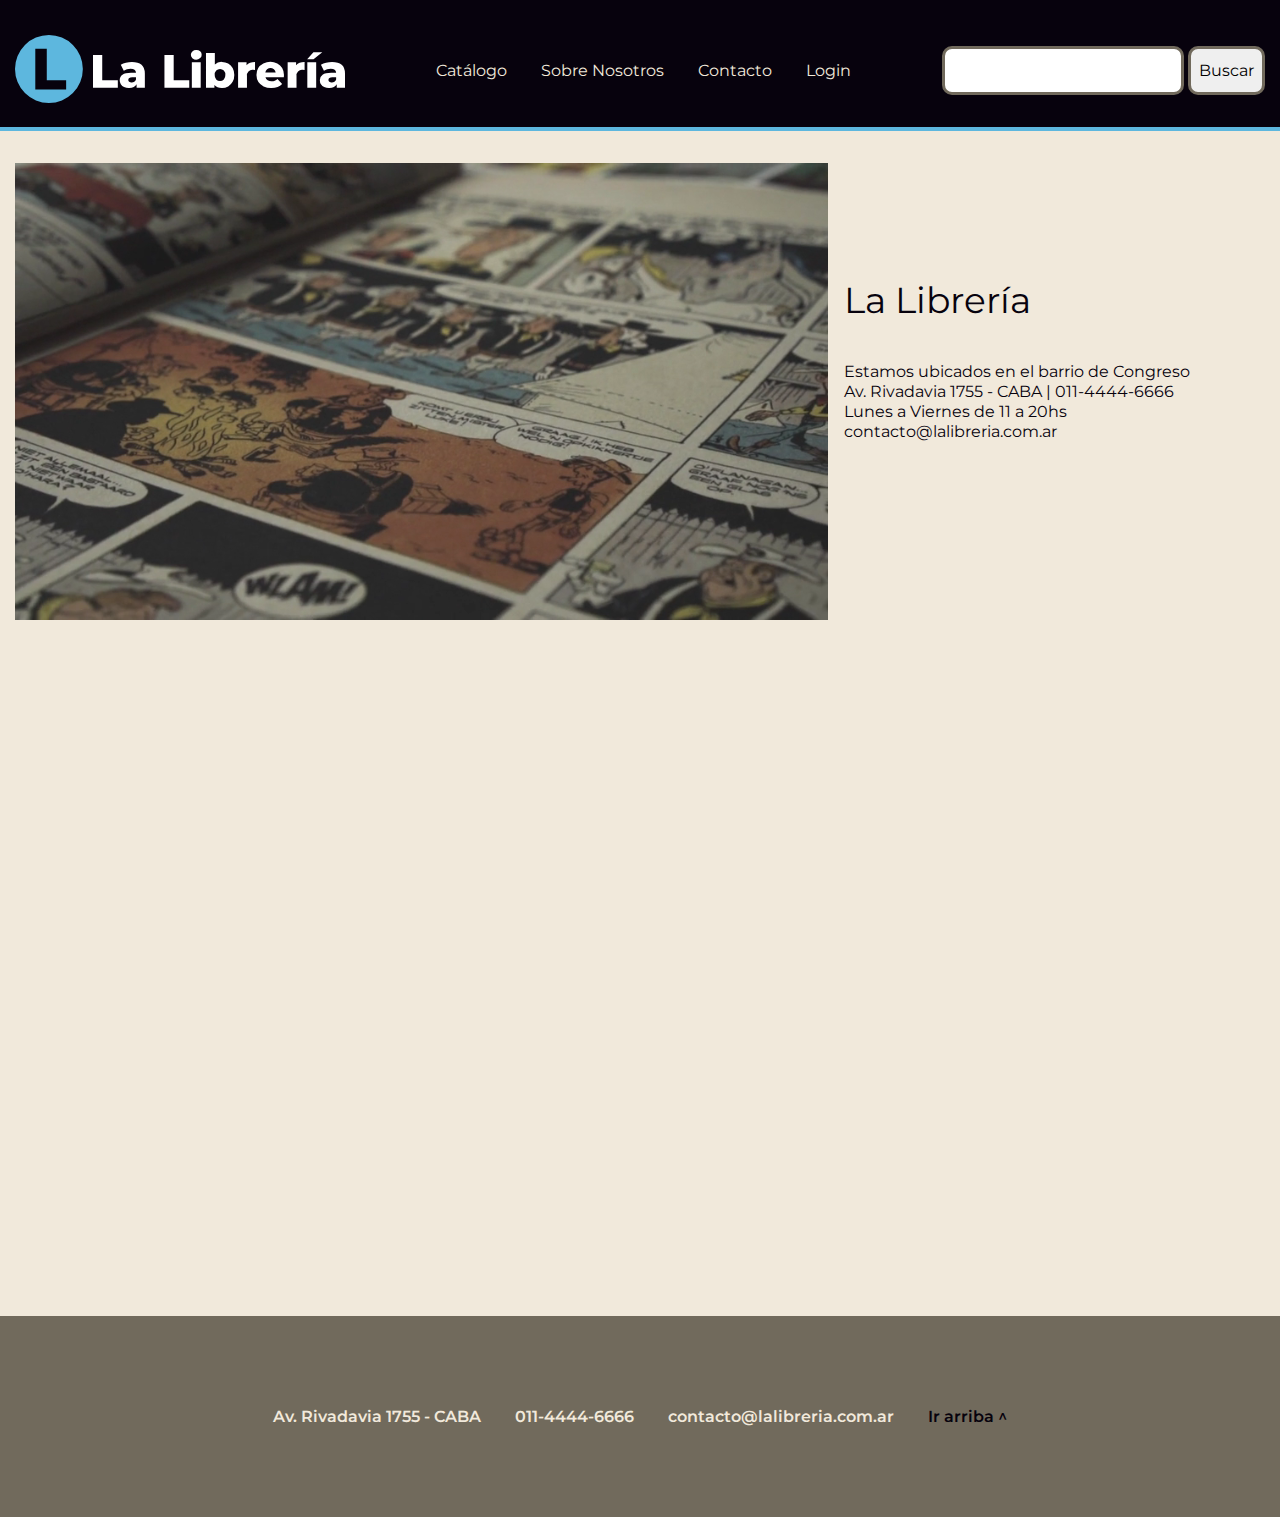
<file: sobrenosotros.html>
<!DOCTYPE html>
<html lang="es">
<head>
    <meta charset="UTF-8">
    <meta http-equiv="X-UA-Compatible" content="IE=edge">
    <meta name="viewport" content="width=device-width, initial-scale=1.0">
    <title>Sobre Nosotros</title>
    <link rel="stylesheet" href="css/estilos.css">
    <!-- Google Tag Manager -->
    <script>(function(w,d,s,l,i){w[l]=w[l]||[];w[l].push({'gtm.start':
        new Date().getTime(),event:'gtm.js'});var f=d.getElementsByTagName(s)[0],
        j=d.createElement(s),dl=l!='dataLayer'?'&l='+l:'';j.async=true;j.src=
        'https://www.googletagmanager.com/gtm.js?id='+i+dl;f.parentNode.insertBefore(j,f);
        })(window,document,'script','dataLayer','GTM-N64293K');</script>
        <!-- End Google Tag Manager -->
    </head>
    <body>
    <!-- Google Tag Manager (noscript) -->
    <noscript><iframe src="https://www.googletagmanager.com/ns.html?id=GTM-N64293K" height="0" width="0" style="display:none;visibility:hidden"></iframe></noscript>
    <!-- End Google Tag Manager (noscript) -->
    <header id="header">
        <div class="contenedor-header">
            <a href="index.html"><img src="img/logo.svg" alt="La Librería | Libros Fantásticos"></a>
            <nav>
                <ul>
                    <li><a class="nav" id="catalogo" href="catalogo.html">Catálogo</a></li>
                    <li><a class="nav" id="sobre_nosotros" href="sobrenosotros.html">Sobre Nosotros</a></li>
                    <li><a class="nav" id="contacto" href="contacto.html">Contacto</a></li>
                    <li><a class="nav" id="login" href="login.html">Login</a></li>
                </ul>
            </nav>
            <form action="" class="busqueda">
                <label for="buscar" class="sr-only">Ingresar término de búsqueda</label>
                <input type="text" name="buscar" aria-label="Ingresar término de búsqueda">
                <button name="submit">Buscar</button>
            </form>
        </div>
    </header>
    <main role="main">
        <section id="sobrenosotros">
            <div class="contenido">
                <video autoplay muted loop>
                    <source src="media/comic-1.mp4" type="video/mp4">
                </video>

                <div class="direccion">
                    <h1>La Librería</h1>
                    <p>
                        Estamos ubicados en el barrio de Congreso <br>
                        Av. Rivadavia 1755 - CABA | 011-4444-6666 <br>
                        Lunes a Viernes de 11 a 20hs <br>
                        contacto@lalibreria.com.ar
                    </p>
                    <ul>
                        <li><i class="fa-brands fa-twitter"></i></li>
                        <li><i class="fa-brands fa-facebook-square"></i></li>
                        <li><i class="fa-brands fa-instagram-square"></i></li>
                    </ul>
                </div>
            </div>  

            <iframe src="https://www.google.com/maps/embed?pb=!1m18!1m12!1m3!1d1641.9021991020604!2d-58.391407909870026!3d-34.609107355353515!2m3!1f0!2f0!3f0!3m2!1i1024!2i768!4f13.1!3m3!1m2!1s0x95bccac32291c5c5%3A0x622457900e987e8d!2sAv.%20Rivadavia%201725%2C%20C1089%20CABA!5e0!3m2!1ses-419!2sar!4v1646677440353!5m2!1ses-419!2sar" allowfullscreen="" loading="lazy"></iframe>
        </section>
    </main>
    <footer>
        <ul>
            <li>Av. Rivadavia 1755 - CABA</li>
            <li>011-4444-6666</li>
            <li>contacto@lalibreria.com.ar</li>
            <li><a class="footer" href="#header">Ir arriba ^</a></li>
        </ul>
    </footer>
</body>
</html>
</file>
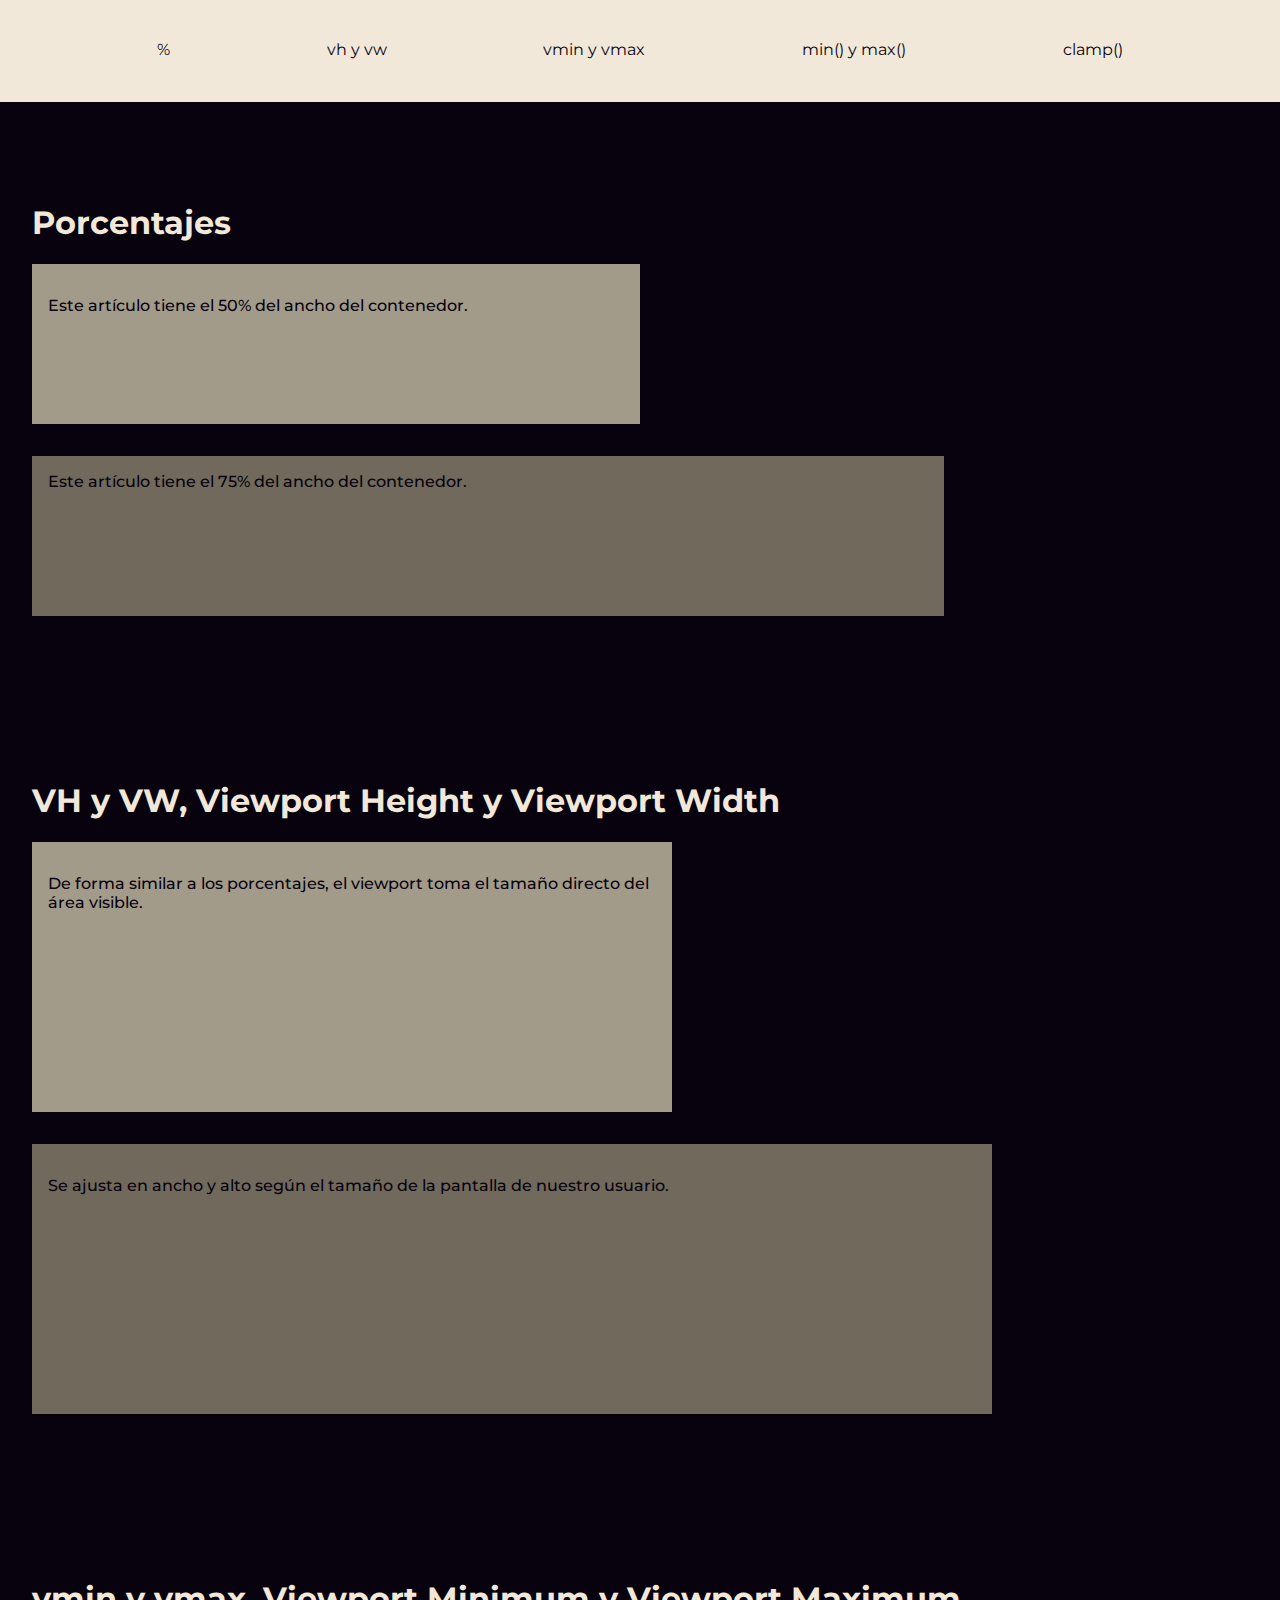
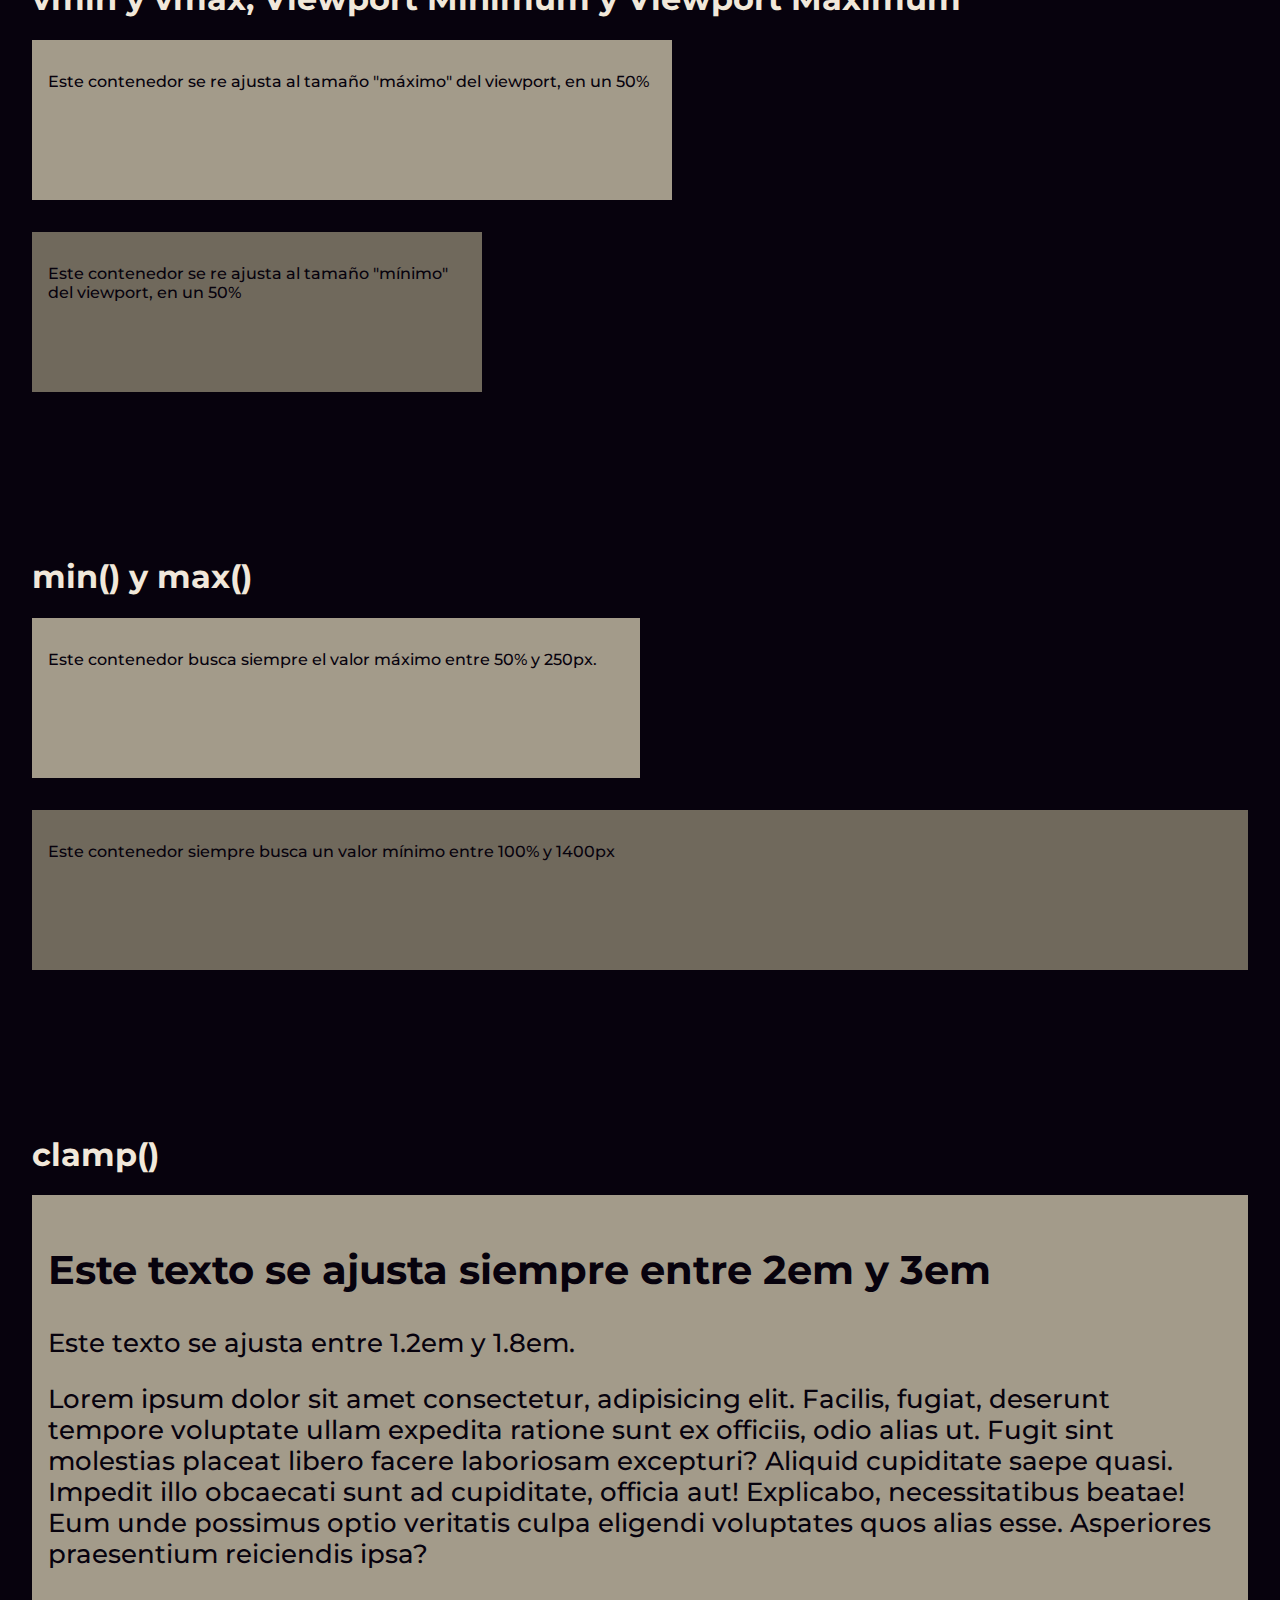
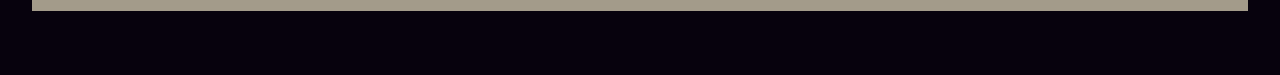
<file: unidades.html>
<!DOCTYPE html>
<html lang="es">
<head>
    <meta charset="UTF-8">
    <meta http-equiv="X-UA-Compatible" content="IE=edge">
    <meta name="viewport" content="width=device-width, initial-scale=1.0">
    <title>Unidades relativas</title>
    <link rel="stylesheet" href="css/unidades.css">
</head>
<body id="body">
    <nav class="flex"  >
        <ul><li><a title="Porcentajes" href="#body">%</a></li></ul>
        <ul><li><a title="Viewport Height & Viewport Width" href="#vh_vw">vh y vw</a></li></ul>
        <ul><li><a title="Viewport Minimum / Viewport Maximum" href="#vmin_vmax">vmin y vmax</a></li></ul>
        <ul><li><a title="Mínimo y Máximo" href="#min_max">min() y max()</a></li></ul>
        <ul><li><a title="Clamp()" href="#clamp">clamp()</a></li></ul>
    </nav>

    <main>
        <section>
            <h1>Porcentajes</h1>
            <article class="articulo1"><p>Este artículo tiene el 50% del ancho del contenedor.</p></article>
            <article class="articulo2">Este artículo tiene el 75% del ancho del contenedor.</article>
            <span id="vh_vw"></span>
        </section>

        <section id="seccion2">
            <h1>VH y VW, Viewport Height y Viewport Width</h1>
            <article class="articulo3"><p>De forma similar a los porcentajes, el viewport toma el tamaño directo del área visible.</p></article>
            <article class="articulo4"><p>Se ajusta en ancho y alto según el tamaño de la pantalla de nuestro usuario.</p></article>
            <span id="vmin_vmax"></span>
        </section>

        <section id="seccion3">
            <h1>vmin y vmax, Viewport Minimum y Viewport Maximum</h1>
            <article class="articulo5"><p>Este contenedor se re ajusta al tamaño "máximo" del viewport, en un 50%</p></article>
            <article class="articulo6"><p>Este contenedor se re ajusta al tamaño "mínimo" del viewport, en un 50%</p></article>
            <span id="min_max"></span>
        </section>

        <section id="seccion4">
            <h1>min() y max()</h1>
            <article class="articulo7"><p>Este contenedor busca siempre el valor máximo entre 50% y 250px.</p></article>
            <article class="articulo8"><p>Este contenedor siempre busca un valor mínimo entre 100% y 1400px</p></article>
            <span id="clamp"></span>
        </section>

        <section id="seccion5">
            <h1>clamp()</h1>
            <article>
                <h2>Este texto se ajusta siempre entre 2em y 3em</h2>
                <p>Este texto se ajusta entre 1.2em y 1.8em.</p>
                <p>Lorem ipsum dolor sit amet consectetur, adipisicing elit. Facilis, fugiat, deserunt tempore voluptate ullam expedita ratione sunt ex officiis, odio alias ut. Fugit sint molestias placeat libero facere laboriosam excepturi?
                Aliquid cupiditate saepe quasi. Impedit illo obcaecati sunt ad cupiditate, officia aut! Explicabo, necessitatibus beatae! Eum unde possimus optio veritatis culpa eligendi voluptates quos alias esse. Asperiores praesentium reiciendis ipsa?</p>
            </article>
        </section>
    </main>
</body>
</html>
</file>
<file: css/estilos.css>
@import url('https://fonts.googleapis.com/css2?family=Montserrat:ital,wght@0,100;0,200;0,300;0,400;0,500;0,600;0,700;0,800;0,900;1,100;1,200;1,300;1,400;1,500;1,600;1,700;1,800;1,900&display=swap');

/* Esta clase es sólo para referencia de colores */
html {
    --color-negro: #07020D;
    --color-base: #F1E9DB;
    --color-acento: #5DB7DE;
    --color-marron-100: #A39B8B;
    --color-marron-200: #716A5C;
}

* {
    box-sizing: border-box;
    font-family: 'Montserrat', sans-serif;
}

/* Clase que creamos sólo para los lectores de pantalla */
.sr-only {
    position: absolute; /* remueve el elemento del flujo normal del html */
    left: -4000px;
}

/* ---------------- Estilos generales ---------------- */
body {
    color: var(--color-negro);
    background-color: var(--color-base);
    margin: 0;
}

/* Listas */
ul {
    list-style: none;
    padding: 0;
}

li {
    display: inline-block;
}

/* ---------------- Header y Barra de Navegación ---------------- */
header {
    background-color:var(--color-negro);
    text-align: center;
    padding: 35px 0 20px;
    border-bottom: 4px solid var(--color-acento);
}

.contenedor-header {
    width: 1250px;
    margin: 0 auto;

    display: flex;
    justify-content: space-between;
    align-items: center;
}

/* Links de la barra de navegación */
a.nav:link {
    color: var(--color-base);
    text-decoration: none;
    display: inline-block;
    margin: 0 15px;
}

a.nav:visited {
    color: var(--color-base);
}

a.nav:hover {
    color: var(--color-acento);
}

a.nav:active {
    color: var(--color-acento);
}

/* Formulario de búsqueda */
.busqueda > input,
.busqueda > button {
    border-radius: 10px;
    font-size: 16px;
    padding: 12px 8px;
}

.busqueda > input {
    border: 3px solid var(--color-marron-200);
}

.busqueda > button {
    border: 3px solid var(--color-marron-200);
    cursor: pointer;
}

.busqueda > button:focus,
.busqueda > button:hover,
.busqueda > input:focus {
    border: 3px solid var(--color-acento);
}

/* ---------------- Secciones ---------------- */
section {
    text-align: center;
    margin: 32px 0 64px;
}

/* ---------------- Sección de Bienvenida ---------------- */
#bienvenida {
    width: 1250px;
    height: 450px;
    margin: 25px auto 0;

    background-image: url('../img/bienvenida.jpg');
    background-repeat: no-repeat;
    background-size: cover;

    /* Solución de la alineación con Flex */
    display: flex;
    flex-direction: column;
    justify-content: center;
    align-items: stretch;
}

.bienvenidaTitulo {
    background-color: #07020d9d;
    color: var(--color-base);
    padding: 20px;
}

/* ---------------- Sección de Novedades ---------------- */
#novedades {
    width: 1250px;
    margin: 0 auto;
}

.contenedor-novedades {
    display: flex;
    justify-content: space-between;
    flex-wrap: wrap;
    gap: 32px 16px;
}

article {  
    width: 247px;
    flex-grow: 1;

    display: flex;
    flex-direction: column;
    justify-content: space-between;
}

h1 {
    font-size: 36px;
    font-weight: 400;
}

h2 {
    font-size: 20px;
    font-weight: 400;

    margin: 0;
}

h3 {
    font-size: 24px;
    font-weight: 400;

    margin: 0;
}
/* Links de las novedades */
a.novedades:link {
    display: block;
    text-decoration: none;
    padding: 12px 0;
    margin-top: 12px;
    color: var(--color-negro);
    border: 3px solid var(--color-acento);
    border-radius: 16px;
}

a.novedades:visited {
    color: var(--color-negro);
    border: 3px solid var(--color-acento);
}

a.novedades:hover {
    color: var(--color-negro);
    border: 3px solid var(--color-negro);
    background-color: var(--color-acento);
}

a.novedades:active {
    color: var(--color-negro);
    border: 3px solid var(--color-negro);
    background-color: var(--color-acento);
}

/* ---------------- Detalle del Libro ---------------- */
#detalleProducto {
    width: 650px;
    margin: 0 auto;
}

#detalleProducto > h2 {
    font-size: 28px;
}

#detalleProducto > p {
    text-align: left;
}

#detalleProducto > aside {
    font-style: italic;
    width: 320px;
    margin: 0 auto;
}

/* ---------------- Pié de Página ---------------- */
footer {
    background-color: var(--color-marron-200);
    color: var(--color-base);
    font-weight: 600;
    text-align: center;
    padding: 75px;
    margin-top: 64px;
}
/* Lista del Footer */

footer > ul > li {
    margin: 0 15px;
}

/* Links Footer */
a.footer:link {
    text-decoration: none;
    color: var(--color-negro);
}

a.footer:visited {
    text-decoration: none;
    color: var(--color-negro);
}

a.footer:hover {
    text-decoration: none;
    color: var(--color-negro);
}

a.footer:active {
    text-decoration: none;
    color: var(--color-negro);
}

/* Catálogo */
.catalogo table {
    margin: 0 auto;
    width: 1250px;
}

.catalogo img {
    width: 150px;
}

.catalogo th, td {
    padding: 16px;
}

.catalogo th {
    background-color: var(--color-acento);
}

.catalogo td {
    background-color: var(--color-marron-100);
}

.catalogo tr:nth-child(odd) td {
    background-color: var(--color-marron-200);
}

.catalogo tr:hover td {
    background-color: var(--color-acento);
}

/* Sobre Nosotros */
#sobrenosotros {
    width: 1250px;
    margin: 0 auto;
}

.contenido {
    display: flex;
    flex-direction: row;
    justify-content: flex-start;
    gap: 16px;
    padding-top: 32px;
}

.direccion {
    display: flex;
    flex-direction: column;
    justify-content: center;
    text-align: left;
}

.direccion > ul {
    list-style: none;
    padding: 0;
}

.direccion > ul > li {
    display: inline-block;
}

#sobrenosotros video {
    width: 65%;
    height: auto;
}

#sobrenosotros p {
    line-height: 20px;
}

#sobrenosotros i {
    font-size: 32px;
    margin-right: 32px;
}

#sobrenosotros iframe {
    display: block;
    width: 1250px;
    margin: 32px auto;
    border: none;
    height: 600px;
}

/* Formularios */
.formulario label {
    display: block;
    margin-bottom: 20px;
}

.formulario input,
.formulario textarea,
.formulario select {
    display: block;
    width: 450px;
    margin: 15px auto;

    padding: 10px;

    border-radius: 0px;
    border: none;
    border-bottom: 2px solid var(--color-marron-200);

    outline: none;
}

.formulario input:focus,
.formulario textarea:focus,
.formulario select:focus {
    border-bottom: 2px solid var(--color-acento);
}

.formulario textarea {
    height: 200px;
}

.formulario .opciones {
    display: inline-block;
    width: auto;
    margin: 5px;
}

.formulario .submit {
    background-color: var(--color-acento);
    font-weight: 700;
    border: none;
}

#exito {
    min-height: 60vh;
    display: flex;
    justify-content: center;
    align-items: center;
}
</file>
<file: css/conan.css>
@import url('https://fonts.googleapis.com/css2?family=Noto+Sans:ital,wght@0,100;0,200;0,300;0,400;0,500;0,600;0,700;0,800;0,900;1,100;1,200;1,300;1,400;1,500;1,600;1,700;1,800;1,900&display=swap');

* {
    text-decoration: none;
    outline: none;
    font-family: 'Noto Sans', sans-serif;
    box-sizing: border-box;
}

:root {
    --color-azul-600: hsl(240, 10%, 8%);
    --color-azul-500: hsl(231, 13%, 11%);
    --color-azul-400: hsl(225, 11%, 15%);
    --color-azul-300: hsl(218, 25%, 37%);
    --color-gris-medio: hsl(226, 17%, 71%);
    --color-base: hsl(55, 55%, 91%);
    --color-azul-acento: hsl(208, 70%, 64%);

    --bkn-nav: hsl(218, 25%, 37%, .2);
    --bkn-nav-noblur: hsl(231, 13%, 11%, .80);

    --bkn-gallery: hsl(218, 25%, 37%, .4);
}
 
body {
    background-color: var(--color-azul-600);
    margin: 0;
    padding: 0;
    color: var(--color-base);
}

h1, 
h2,
img,
p {
    margin: 0;
}

/* Estilos para la presentación */
#presentacion {
    position: relative;
    min-height: 100vh;
    overflow: hidden;
}

.fondo {
    position: absolute;
    min-height: 100vh;
    min-width: 100%;
}

.info {
    position: absolute;
    z-index: 1;
    top: 0;
    bottom: 0;
    right: 0;
    left: 0;

    display: grid;
    grid-template-columns: repeat(auto-fit, minmax(350px, 1fr));
    justify-items: center;
    align-content: center;
    align-items: center;
}

.info h1 {
    font-size: clamp(1.8em, 3vw, 2.2em);
    font-weight: 500;
    font-style: normal;
}

.info h2 {
    font-weight: 300;
    font-size: clamp(1.6em, 2vw, 2em);
}

.info article, 
.info img {
    text-align: center;
}

.info > img {
    width: min(350px, 70%);
}

.info a:link, 
.info a:visited {
    display: inline-block;
    padding: 1em;
    margin-top: 1em;
    background-color: var(--color-azul-300);
    border-radius: 1em;
    color: var(--color-azul-600);
}

.info a:hover,
.info a:active {
    background-color: var(--color-azul-acento);
}

/* Sección ver más info */
#vermas {
    background-color: var(--color-azul-acento);
    max-width: 100%;
    min-height: 100vh;

    background-image: url(../img/conan_fondo.jpg);
    background-repeat: no-repeat;
    background-position: top;
    background-size: cover;
    background-attachment: fixed;

    display: grid;
    grid-template-columns: repeat(auto-fit, minmax(350px, 1fr));
    justify-items: center;
    align-items: center;
}

#vermas > img {
    width: min(350px, 70%);
}

#vermas > article {
    padding: 1em;
    width: min(350px, 100%);
}

#vermas h1 {
    font-size: clamp(1.8em, 2.5vw, 2.2em);
    font-weight: normal;
    font-style: normal;
    margin-bottom: .5em;
}

#vermas h2 {
    font-weight: lighter;
    font-size: clamp(1.6em, 2vw, 2em);
    margin-bottom: .5em;
}

#vermas p {
    font-weight: lighter;
    font-size: clamp(1.2em, 1.5vw, 1.6em);
}

/* Cuando la pantalla es muy grande */
@media screen and (min-width:715px) {

    .info {
        align-content: center;
        align-items: center;
    }

    .info > img {
        justify-self: end;
    }

    .info > article {
        justify-self: start;
    }

    #vermas {
        grid-template-columns: repeat(auto-fit, minmax(350px, 1fr));
        justify-items: center;
        align-items: center;
    }

    #vermas > img {
        width: min(350px, 70%);
        justify-self: end;
    }
    
    #vermas > article {
        padding: 1em;
        width: min(550px, 80%);
        justify-self: start;
    }
}
</file>
<file: css/unidades.css>
/* Mi fuente, Montserrat, Roboto */
@import url('https://fonts.googleapis.com/css2?family=Montserrat:ital,wght@0,400;0,500;0,800;1,400;1,500;1,800&family=Roboto:ital,wght@0,100;1,100&display=swap');

/* Guía de colores */
:root {
    --negro: hsl(267, 73%, 3%);
    --blanco: hsl(0, 0%, 100%);
    --fondo: hsl(38, 44%, 90%);
    --overlay: hsl(198, 66%, 62%);
    --marron1: hsl(40, 12%, 59%);
    --marron2: hsl(40, 10%, 40%);
    --transparente: hsla(0, 9%, 53%, 0);
}

* {
    text-decoration: none;
    outline: none;
    font-family: 'Montserrat', sans-serif;
    box-sizing: border-box;
}

/* Estilos generales */
body {
    background-color: var(--negro);
    margin: 0;
}

section {
    color: var(--fondo);
    padding: 2em;
    margin-top: 3em;
}

article {
    padding: 1em;
    color: var(--negro);
    font-weight: 500;
    min-height: 10em;
    margin-bottom: 2em;
}

html {
    font-size: 16px;
}

.flex {
    display: flex;
}

nav {
    justify-content: space-evenly;
    background-color: var(--fondo);
    position: sticky;
    top: 0;
    padding: 1.5em 0;
}

nav ul {
    list-style: none;
    margin: 0;
    padding: 0;
}

main {
    margin-top: 2.5em;
}

a:link, 
a:visited {
    display: inline-block;
    padding: 1em 0;
    border-bottom: 3px solid var(--transparente);
    color: var(--negro);
}

a:hover, 
a:active {
    display: inline-block;
    padding: 1em 0;
    border-bottom: 3px solid var(--overlay);
    color: var(--negro);
    font-weight: 600;
}

/* em, hace referencia al font-size del contenedor. rem, hace referencia al font-size del root o html */

/* Porcentajes, los porcentajes siempre se toman en relación al tamaño del contenedor */

.articulo1 {
    background-color: var(--marron1);
    width: 50%;
}

.articulo2 {
    background-color: var(--marron2);
    width: 75%;
}

/* vh y vw, el viewport, o área visible, no toma en cuenta el tamaño del contenedor, sinó que toma como referencia el tamaño del área visible por parte del usuario */
.articulo3 {
    background-color: var(--marron1);
    width: 50vw;
    height: 30vh;
}

.articulo4 {
    background-color: var(--marron2);
    width: 75vw;
    height: 30vh;
}


/* vmin y vmax también toman el valor del viewport, pero es específico sobre qué valor es el máximo o mínimo */
.articulo5 {
    background-color: var(--marron1);
    width: 50vmax;
}

.articulo6 {
    background-color: var(--marron2);
    width: 50vmin;
}

/* min() y max(), nos permite establecer valores máximos y mínimos para un elemento. */
.articulo7 {
    background-color: var(--marron1);
    width: max(250px, 50%); /* Siempre tienen que preguntarse ¿cuál es el valor máximo, ese es el que va a aplicarse*/
}

.articulo8 {
    background-color: var(--marron2);
    width: min(1400px, 100%); /* ¿Cuál es el valor mínimo? Ese es el que va a aplicarse*/
}

/* clamp(), es una función que utiliza 3 valores, 1 valor de referencia y luego 2 valores para definir el mínimo y el máximo */

#seccion5 article {
    background-color: var(--marron1);
}

#seccion5 h2 {
    /* font-size: clamp(1.5em, 5vw, 3em); */
    /* font-size: clamp(1.5em, 5vw, 3em); 5vw va a intentar tomar como tamaño 5vw. 2em, 3em */
    /* font-size: clamp(2em, 5vw, 3em); */
    font-size: clamp(2em, 4vw, 2.5em);
}

#seccion5 p {
    font-size: clamp(1.3em, 2vw, 2em);
    /* font-size: clamp(1.1rem, 2vw, 1.8rem); */
    /* font-size: clamp(1.2em, 2vw, 1.8em); */
}

#seccion5 {
    font-size: 16px; /* 1em = 36px */
}

/* @media */
</file>
